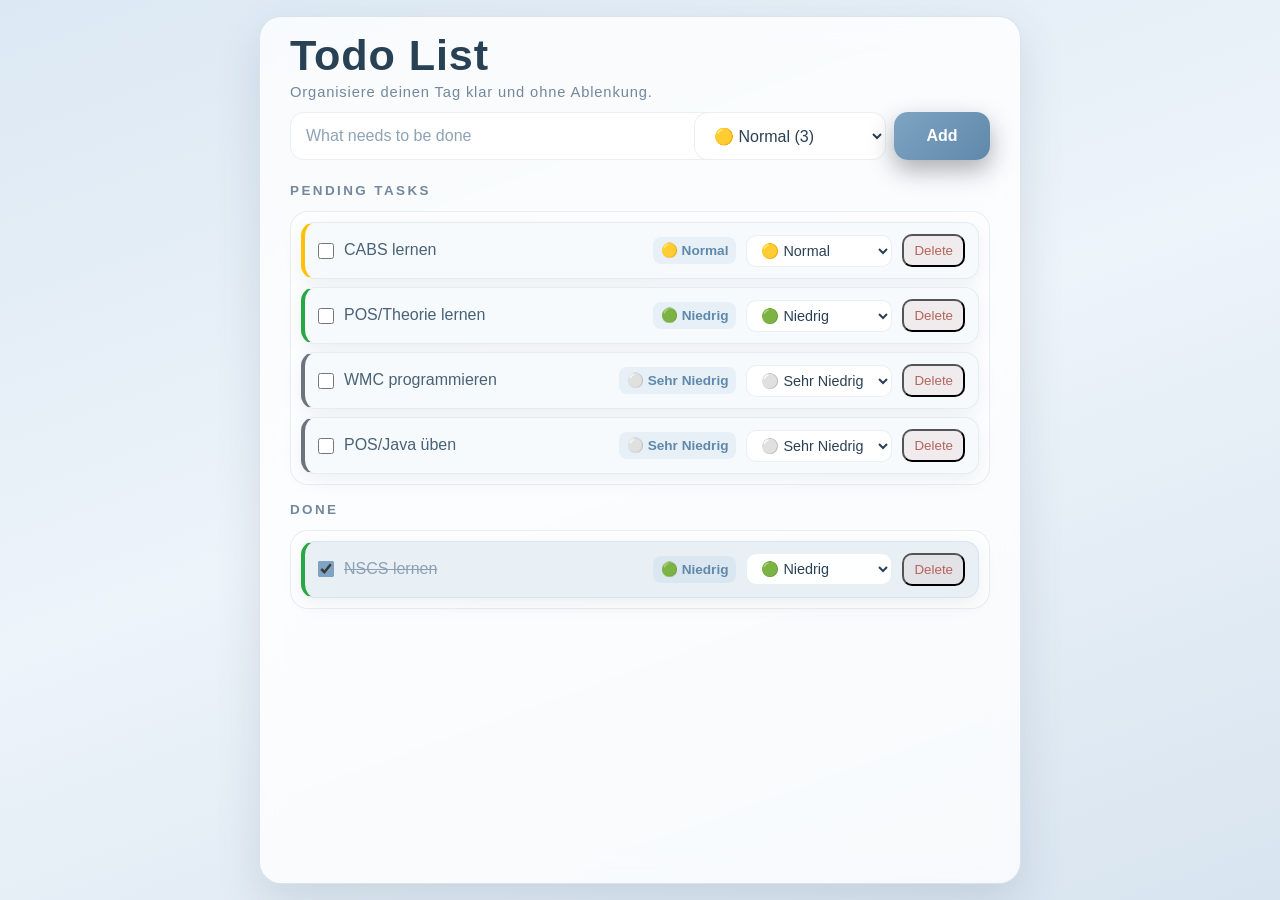
<file: WMC-2526-Ekinci/2026-04-16__TodoApp/index.html>
<!doctype html>
<html class="no-js" lang="">

<head>
  <meta charset="utf-8">
  <meta name="viewport" content="width=device-width, initial-scale=1">

  <title>Todo App</title>

  <link rel="stylesheet" href="style.css">
  <meta name="description" content="">

</head>

<body>

  <h1>Todo List</h1>

  <div class="input-container">
    <input id="todo-input" type="text" placeholder="What needs to be done">
    <select id="priority-select">
      <option value="5">🔴 Sehr Wichtig (5)</option>
      <option value="4">🟠 Wichtig (4)</option>
      <option value="3" selected>🟡 Normal (3)</option>
      <option value="2">🟢 Niedrig (2)</option>
      <option value="1">⚪ Sehr Niedrig (1)</option>
    </select>
    <button id="todo-add" type="button">Add</button>
  </div>

  <h2>Pending Tasks</h2>
  <ul id="todo-list">
    <!-- dynamic content goes here -->
  </ul>

  <h2>Done</h2>
  <ul id="todo-list-done">
    <!-- dynamic content goes here -->
  </ul>

  <script src="todo-item.js"></script>
  <script src="app.js"></script>

</body>

</html>
</file>
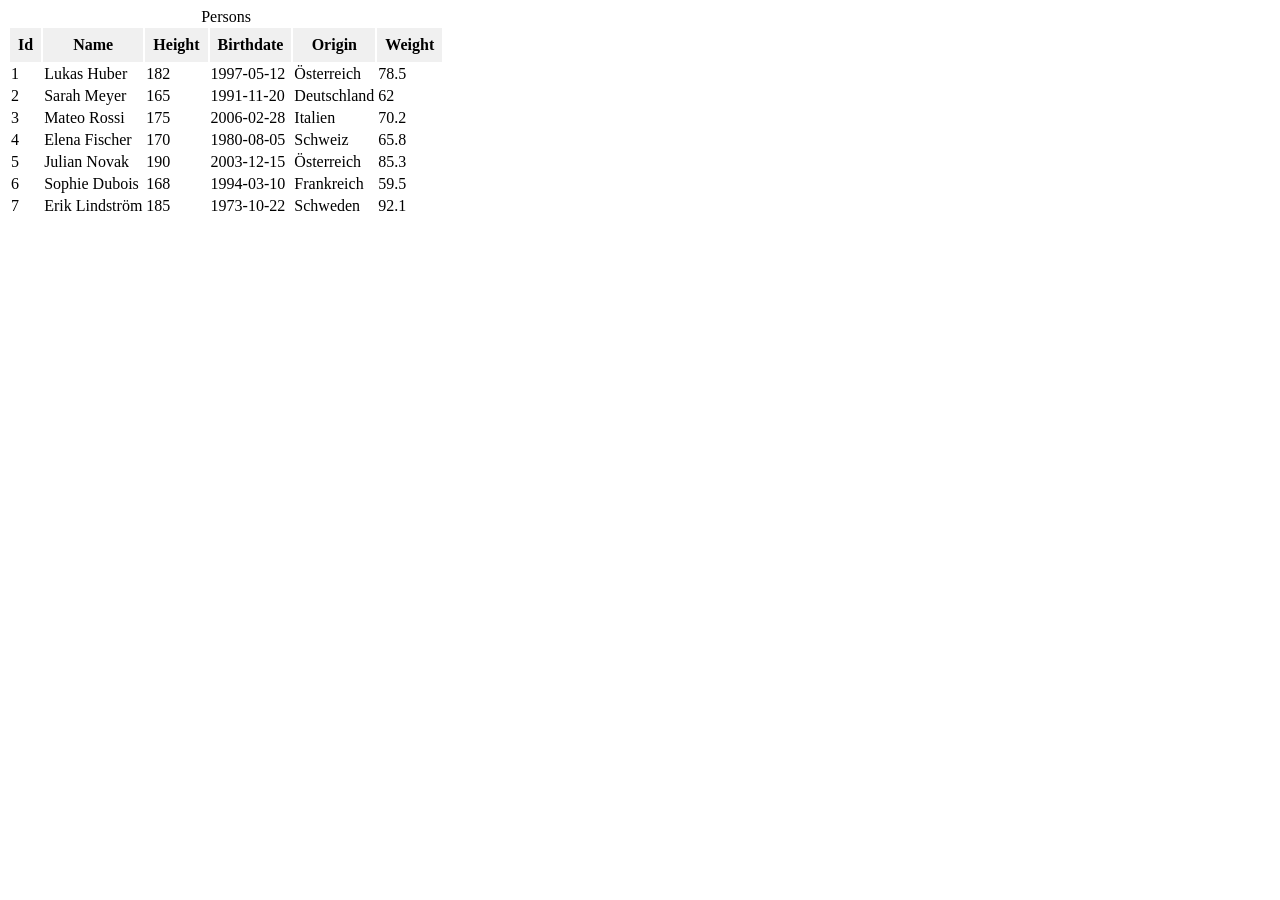
<file: WMC-2526-Ekinci/hue3/index.html>
<!DOCTYPE html>
<html lang="en">

<head>
    <meta charset="UTF-8">
    <meta name="viewport"
          content="width=device-width, initial-scale=1.0">
    <title>Document</title>
    <link rel="stylesheet"
          href="style.css">
    <script src="script.js"
            type="module"></script>
</head>

<body>
    <table>
        <caption>Persons</caption>
        <thead>
            <tr>
                <th>Id</th>
                <th>Name</th>
                <th id="height">Height</th>
                <th>Birthdate</th>
                <th>Origin</th>
                <th>Weight</th>
            </tr>
        </thead>
        <tbody id="tbody">
        </tbody>
    </table>
</body>

</html>
</file>
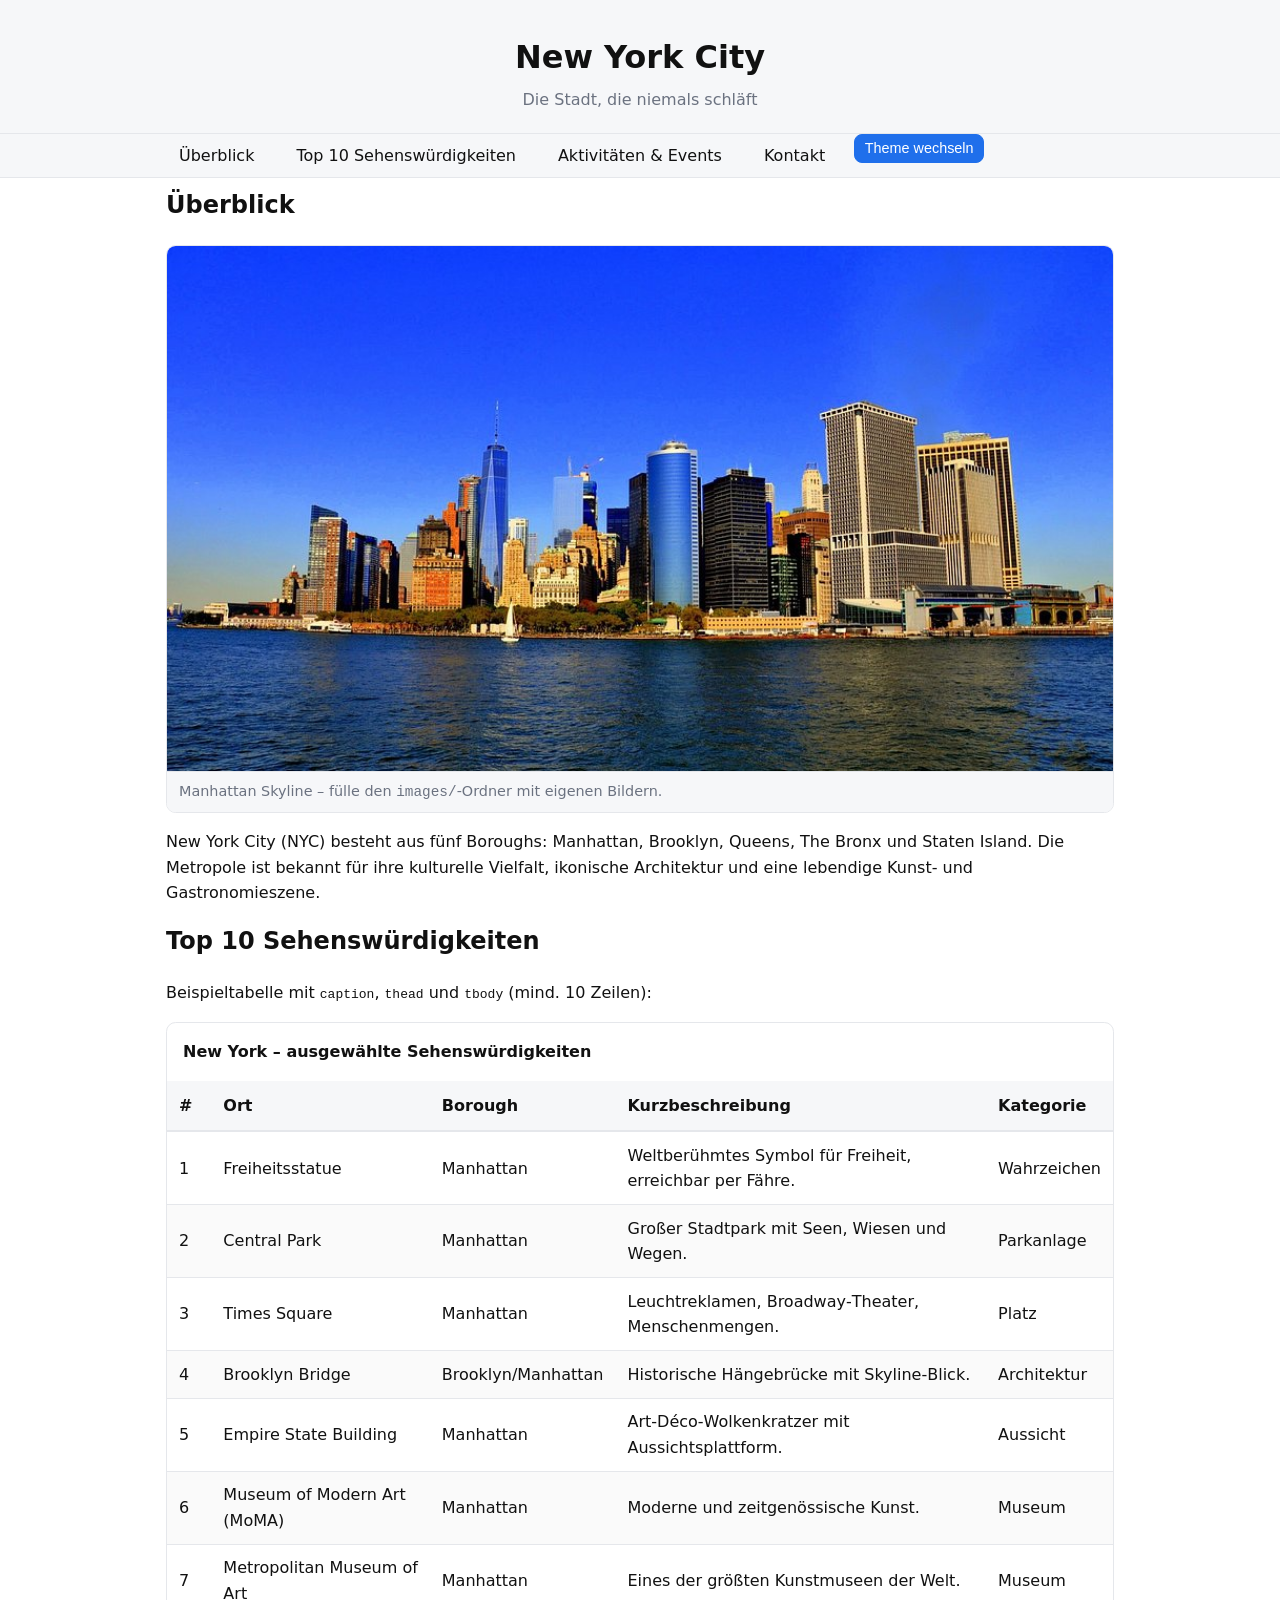
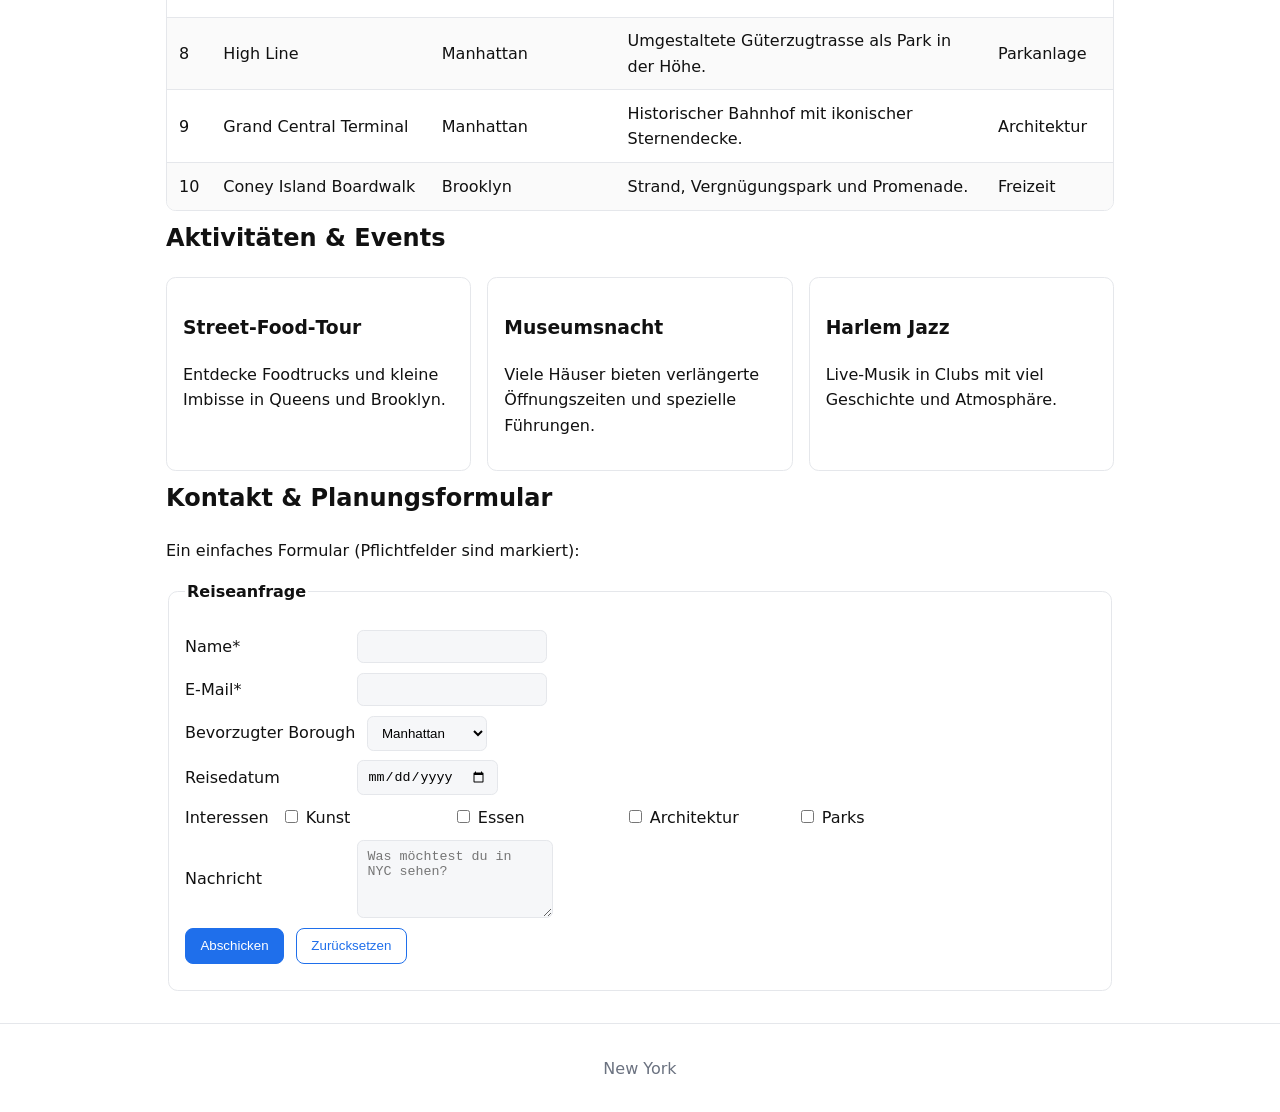
<file: WMC-2526-Ekinci/aufgabe02/new-york-site/index.html>
<!DOCTYPE html>
<html lang="de">
<head>
  <meta charset="utf-8">
  <meta name="viewport" content="width=device-width, initial-scale=1">
  <title>New York – Mini‑Website</title>
  <meta name="description" content="Kleine Website über New York City: Überblick, Sehenswürdigkeiten, Aktivitäten und Kontakt.">
  <link id="theme" rel="stylesheet" href="css/theme-light.css">
  <script>
    
    function switchTheme() {
      const link = document.getElementById('theme');
      link.href = link.href.includes('theme-light.css')
        ? 'css/theme-accent.css'
        : 'css/theme-light.css';
    }
  </script>
</head>
<body>
<header>
  <div class="container">
    <h1>New York City</h1>
    <p class="tagline">Die Stadt, die niemals schläft</p>
  </div>
</header>

<nav aria-label="Hauptnavigation">
  <ul class="container">
    <li><a href="#ueberblick">Überblick</a></li>
    <li><a href="#tabelle">Top 10 Sehenswürdigkeiten</a></li>
    <li><a href="#aktivitaeten">Aktivitäten & Events</a></li>
    <li><a href="#kontakt">Kontakt</a></li>
    <li><button class="btn small" onclick="switchTheme()" type="button">Theme wechseln</button></li>
  </ul>
</nav>

<main class="container">
  <section id="ueberblick" aria-labelledby="h-ueberblick">
    <h2 id="h-ueberblick">Überblick</h2>
    <figure class="hero">
      <img src="images/skyline.jpg" alt="Blick auf die Skyline von Manhattan bei Sonnenuntergang.">
      <figcaption>Manhattan Skyline – fülle den <code>images/</code>‑Ordner mit eigenen Bildern.</figcaption>
    </figure>
    <p>
      New York City (NYC) besteht aus fünf Boroughs: Manhattan, Brooklyn, Queens, The Bronx und Staten Island.
      Die Metropole ist bekannt für ihre kulturelle Vielfalt, ikonische Architektur und eine lebendige Kunst‑ und
      Gastronomieszene.
    </p>
  </section>

  <section id="tabelle" aria-labelledby="h-tabelle">
    <h2 id="h-tabelle">Top 10 Sehenswürdigkeiten</h2>
    <p>Beispieltabelle mit <code>caption</code>, <code>thead</code> und <code>tbody</code> (mind. 10 Zeilen):</p>
    <div class="table-wrap">
      <table>
        <caption>New York – ausgewählte Sehenswürdigkeiten</caption>
        <thead>
          <tr>
            <th scope="col">#</th>
            <th scope="col">Ort</th>
            <th scope="col">Borough</th>
            <th scope="col">Kurzbeschreibung</th>
            <th scope="col">Kategorie</th>
          </tr>
        </thead>
        <tbody>
          <tr><td>1</td><td>Freiheitsstatue</td><td>Manhattan</td><td>Weltberühmtes Symbol für Freiheit, erreichbar per Fähre.</td><td>Wahrzeichen</td></tr>
          <tr><td>2</td><td>Central Park</td><td>Manhattan</td><td>Großer Stadtpark mit Seen, Wiesen und Wegen.</td><td>Parkanlage</td></tr>
          <tr><td>3</td><td>Times Square</td><td>Manhattan</td><td>Leuchtreklamen, Broadway‑Theater, Menschenmengen.</td><td>Platz</td></tr>
          <tr><td>4</td><td>Brooklyn Bridge</td><td>Brooklyn/Manhattan</td><td>Historische Hängebrücke mit Skyline‑Blick.</td><td>Architektur</td></tr>
          <tr><td>5</td><td>Empire State Building</td><td>Manhattan</td><td>Art‑Déco‑Wolkenkratzer mit Aussichtsplattform.</td><td>Aussicht</td></tr>
          <tr><td>6</td><td>Museum of Modern Art (MoMA)</td><td>Manhattan</td><td>Moderne und zeitgenössische Kunst.</td><td>Museum</td></tr>
          <tr><td>7</td><td>Metropolitan Museum of Art</td><td>Manhattan</td><td>Eines der größten Kunstmuseen der Welt.</td><td>Museum</td></tr>
          <tr><td>8</td><td>High Line</td><td>Manhattan</td><td>Umgestaltete Güterzugtrasse als Park in der Höhe.</td><td>Parkanlage</td></tr>
          <tr><td>9</td><td>Grand Central Terminal</td><td>Manhattan</td><td>Historischer Bahnhof mit ikonischer Sternendecke.</td><td>Architektur</td></tr>
          <tr><td>10</td><td>Coney Island Boardwalk</td><td>Brooklyn</td><td>Strand, Vergnügungspark und Promenade.</td><td>Freizeit</td></tr>
        </tbody>
      </table>
    </div>
  </section>

  <section id="aktivitaeten" aria-labelledby="h-aktiv">
    <h2 id="h-aktiv">Aktivitäten & Events</h2>
    <div class="grid">
      <article>
        <h3>Street‑Food‑Tour</h3>
        <p>Entdecke Foodtrucks und kleine Imbisse in Queens und Brooklyn.</p>
      </article>
      <article>
        <h3>Museumsnacht</h3>
        <p>Viele Häuser bieten verlängerte Öffnungszeiten und spezielle Führungen.</p>
      </article>
      <article>
        <h3>Harlem Jazz</h3>
        <p>Live‑Musik in Clubs mit viel Geschichte und Atmosphäre.</p>
      </article>
    </div>
  </section>

  <section id="kontakt" aria-labelledby="h-kontakt">
    <h2 id="h-kontakt">Kontakt & Planungsformular</h2>
    <p>Ein einfaches Formular (Pflichtfelder sind markiert):</p>
    <form action="#" method="post">
      <fieldset>
        <legend>Reiseanfrage</legend>
        <div class="form-row">
          <label for="name">Name* </label>
          <input id="name" name="name" type="text" required>
        </div>
        <div class="form-row">
          <label for="email">E‑Mail* </label>
          <input id="email" name="email" type="email" required>
        </div>
        <div class="form-row">
          <label for="bezirk">Bevorzugter Borough</label>
          <select id="bezirk" name="bezirk">
            <option>Manhattan</option>
            <option>Brooklyn</option>
            <option>Queens</option>
            <option>The Bronx</option>
            <option>Staten Island</option>
          </select>
        </div>
        <div class="form-row">
          <label for="datum">Reisedatum</label>
          <input id="datum" name="datum" type="date">
        </div>
        <div class="form-row">
          <span>Interessen</span>
          <label><input type="checkbox" name="interessen" value="kunst"> Kunst</label>
          <label><input type="checkbox" name="interessen" value="essen"> Essen</label>
          <label><input type="checkbox" name="interessen" value="architektur"> Architektur</label>
          <label><input type="checkbox" name="interessen" value="parks"> Parks</label>
        </div>
        <div class="form-row">
          <label for="nachricht">Nachricht</label>
          <textarea id="nachricht" name="nachricht" rows="4" placeholder="Was möchtest du in NYC sehen?"></textarea>
        </div>
        <div class="form-row">
          <button class="btn" type="submit">Abschicken</button>
          <button class="btn ghost" type="reset">Zurücksetzen</button>
        </div>
      </fieldset>
    </form>
  </section>
</main>



<footer>
  <div class="container">
    <p>New York</p>
  </div>
</footer>
</body>
</html>
</file>
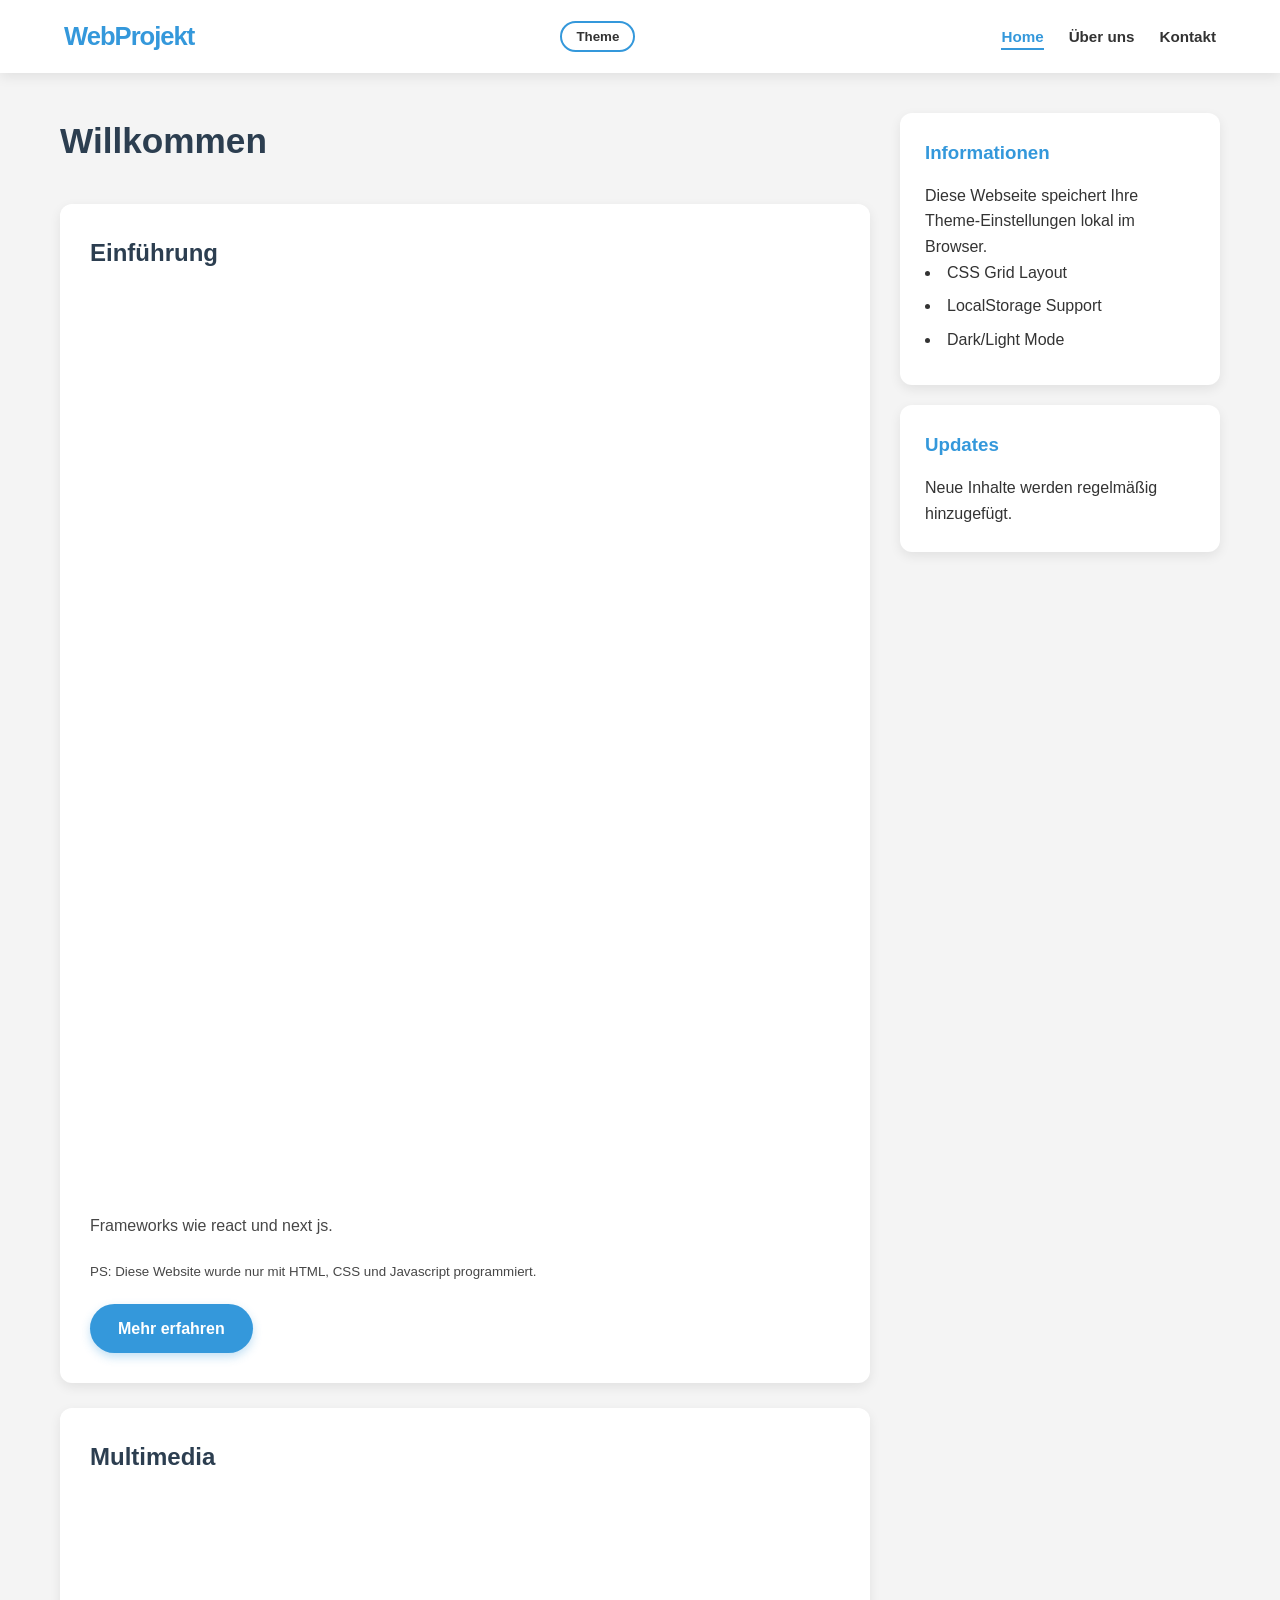
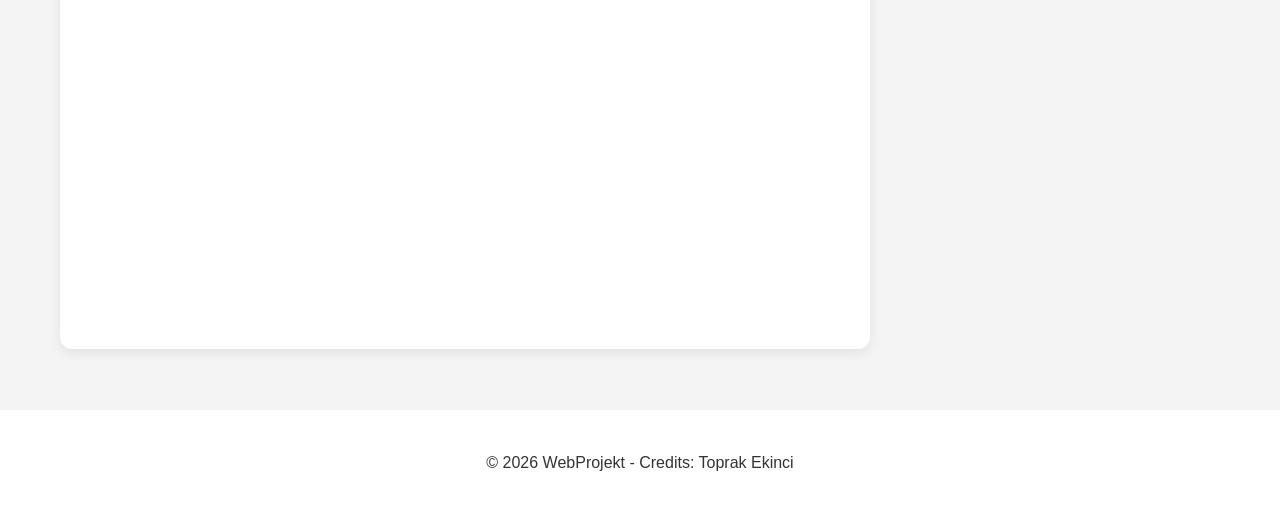
<file: WMC-2526-Ekinci/aufgabe03/WMC/index.html>
﻿<!DOCTYPE html>
<html lang="de">
<head>
    <meta charset="UTF-8">
    <meta name="viewport" content="width=device-width, initial-scale=1.0">
    <title>Startseite - WebProjekt</title>
    <link rel="stylesheet" href="style.css">
</head>
<body>
    <header>
        <div class="logo">WebProjekt</div>
        <div class="header-actions">
            <button id="theme-toggle">Theme</button>
            <button class="burger-menu">☰</button>
        </div>
        <nav>
            <ul>
                <li><a href="index.html" class="active">Home</a></li>
                <li><a href="about.html">Über uns</a></li>
                <li><a href="contact.html">Kontakt</a></li>
            </ul>
        </nav>
    </header>

    <div class="layout-grid">
        <main>
            <h1>Willkommen</h1>
            
            <article class="card fade-in">
                <h2>Einführung</h2>
                <div class="video-container" style="padding-bottom: 60%; margin-bottom: 20px;">
                    <iframe src="https://enzostudios.xyz/" title="Website Vorschau 1" frameborder="0"></iframe>
                </div>
                <div class="video-container" style="padding-bottom: 60%;">
                    <iframe src="https://weavework.pages.dev" title="Website Vorschau 2" frameborder="0"></iframe>
                </div>
                <p>Frameworks wie react und next js.</p>
                <p><small>PS: Diese Website wurde nur mit HTML, CSS und Javascript programmiert.</small></p>
                <a href="about.html" class="btn">Mehr erfahren</a>
            </article>

            <article class="card fade-in">
                <h2>Multimedia</h2>
                <div class="video-container">
                    <iframe src="https://www.youtube-nocookie.com/embed/wRNinF7YQqQ&pp=ygUMY3NzIHR1dG9yaWFs" title="YouTube video player" frameborder="0" allow="accelerometer; autoplay; clipboard-write; encrypted-media; gyroscope; picture-in-picture; web-share" allowfullscreen></iframe>
                </div>
            </article>
        </main>

        <aside>
            <div class="aside-box">
                <h3>Informationen</h3>
                <p>Diese Webseite speichert Ihre Theme-Einstellungen lokal im Browser.</p>
                <ul>
                    <li>CSS Grid Layout</li>
                    <li>LocalStorage Support</li>
                    <li>Dark/Light Mode</li>
                </ul>
            </div>
            <div class="aside-box">
                <h3>Updates</h3>
                <p>Neue Inhalte werden regelmäßig hinzugefügt.</p>
            </div>
        </aside>
    </div>

    <footer>
        <p>&copy; 2026 WebProjekt - Credits: Toprak Ekinci</p>
    </footer>

    <script src="script.js"></script>
</body>
</html>
</file>
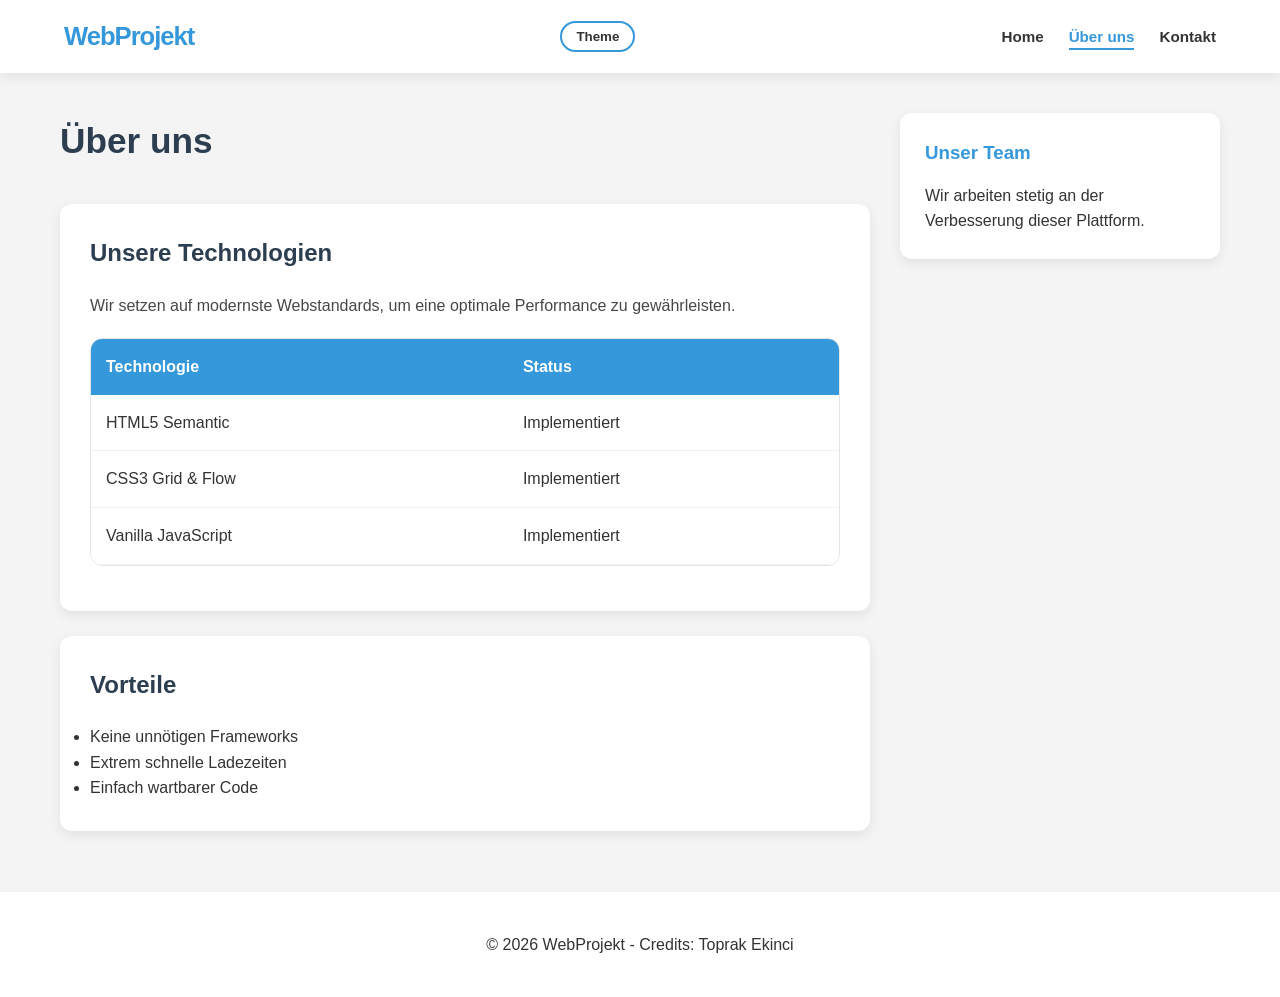
<file: WMC-2526-Ekinci/aufgabe03/WMC/about.html>
﻿<!DOCTYPE html>
<html lang="de">
<head>
    <meta charset="UTF-8">
    <meta name="viewport" content="width=device-width, initial-scale=1.0">
    <title>Über uns - WebProjekt</title>
    <link rel="stylesheet" href="style.css">
</head>
<body>
    <header>
        <div class="logo">WebProjekt</div>
        <div class="header-actions">
            <button id="theme-toggle">Theme</button>
            <button class="burger-menu">☰</button>
        </div>
        <nav>
            <ul>
                <li><a href="index.html">Home</a></li>
                <li><a href="about.html" class="active">Über uns</a></li>
                <li><a href="contact.html">Kontakt</a></li>
            </ul>
        </nav>
    </header>

    <div class="layout-grid">
        <main>
            <h1>Über uns</h1>
            <article class="card fade-in">
                <h2>Unsere Technologien</h2>
                <p>Wir setzen auf modernste Webstandards, um eine optimale Performance zu gewährleisten.</p>
                <table>
                    <thead>
                        <tr>
                            <th>Technologie</th>
                            <th>Status</th>
                        </tr>
                    </thead>
                    <tbody>
                        <tr>
                            <td>HTML5 Semantic</td>
                            <td>Implementiert</td>
                        </tr>
                        <tr>
                            <td>CSS3 Grid & Flow</td>
                            <td>Implementiert</td>
                        </tr>
                        <tr>
                            <td>Vanilla JavaScript</td>
                            <td>Implementiert</td>
                        </tr>
                    </tbody>
                </table>
            </article>

            <article class="card fade-in">
                <h2>Vorteile</h2>
                <ul>
                    <li>Keine unnötigen Frameworks</li>
                    <li>Extrem schnelle Ladezeiten</li>
                    <li>Einfach wartbarer Code</li>
                </ul>
            </article>
        </main>

        <aside>
            <div class="aside-box">
                <h3>Unser Team</h3>
                <p>Wir arbeiten stetig an der Verbesserung dieser Plattform.</p>
            </div>
        </aside>
    </div>

    <footer>
        <p>&copy; 2026 WebProjekt - Credits: Toprak Ekinci</p>
    </footer>

    <script src="script.js"></script>
</body>
</html>
</file>
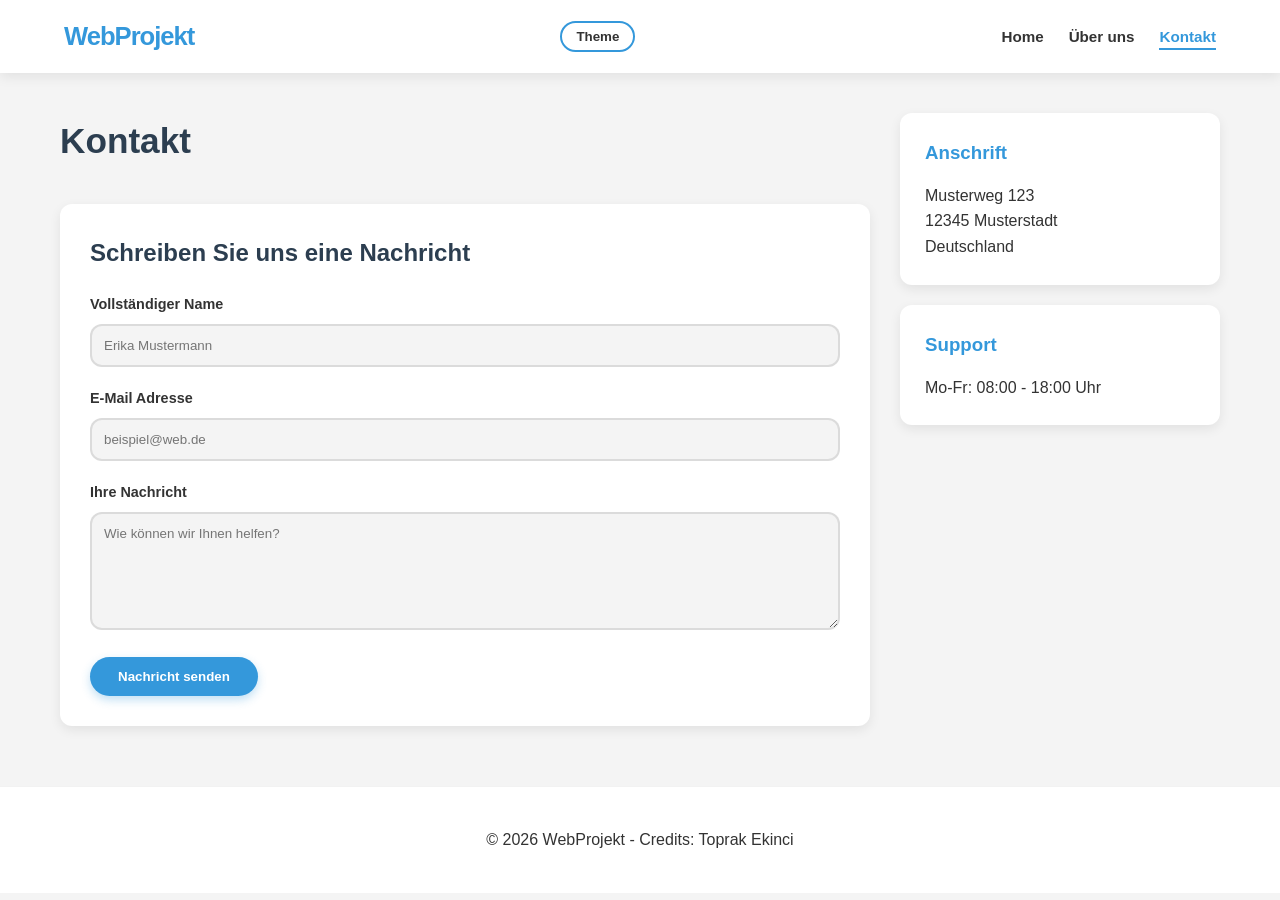
<file: WMC-2526-Ekinci/aufgabe03/WMC/contact.html>
﻿<!DOCTYPE html>
<html lang="de">
<head>
    <meta charset="UTF-8">
    <meta name="viewport" content="width=device-width, initial-scale=1.0">
    <title>Kontakt - WebProjekt</title>
    <link rel="stylesheet" href="style.css">
</head>
<body>
    <header>
        <div class="logo">WebProjekt</div>
        <div class="header-actions">
            <button id="theme-toggle">Theme</button>
            <button class="burger-menu">☰</button>
        </div>
        <nav>
            <ul>
                <li><a href="index.html">Home</a></li>
                <li><a href="about.html">Über uns</a></li>
                <li><a href="contact.html" class="active">Kontakt</a></li>
            </ul>
        </nav>
    </header>

    <div class="layout-grid">
        <main>
            <h1>Kontakt</h1>
            <article class="card fade-in">
                <h2>Schreiben Sie uns eine Nachricht</h2>
                <form action="#" method="post">
                    <div class="form-group">
                        <label for="name">Vollständiger Name</label>
                        <input type="text" id="name" name="name" placeholder="Erika Mustermann" required>
                    </div>
                    <div class="form-group">
                        <label for="email">E-Mail Adresse</label>
                        <input type="email" id="email" name="email" placeholder="beispiel@web.de" required>
                    </div>
                    <div class="form-group">
                        <label for="message">Ihre Nachricht</label>
                        <textarea id="message" name="message" rows="6" placeholder="Wie können wir Ihnen helfen?" required></textarea>
                    </div>
                    <button type="submit" class="btn">Nachricht senden</button>
                </form>
            </article>
        </main>

        <aside>
            <div class="aside-box">
                <h3>Anschrift</h3>
                <p>Musterweg 123<br>12345 Musterstadt<br>Deutschland</p>
            </div>
            <div class="aside-box">
                <h3>Support</h3>
                <p>Mo-Fr: 08:00 - 18:00 Uhr</p>
            </div>
        </aside>
    </div>

    <footer>
        <p>&copy; 2026 WebProjekt - Credits: Toprak Ekinci</p>
    </footer>

    <script src="script.js"></script>
</body>
</html>
</file>
<file: WMC-2526-Ekinci/2026-04-16__TodoApp/style.css>
/*! HTML5 Boilerplate v9.0.0-RC1 | MIT License | https://html5boilerplate.com/ */

/* main.css 3.0.0 | MIT License | https://github.com/h5bp/main.css#readme */
/*
 * What follows is the result of much research on cross-browser styling.
 * Credit left inline and big thanks to Nicolas Gallagher, Jonathan Neal,
 * Kroc Camen, and the H5BP dev community and team.
 */

/* ==========================================================================
   Base styles: opinionated defaults
   ========================================================================== */

html {
  color: #5e5c5c;
  font-size: 1em;
  line-height: 1.4;
}


/*
 * Remove text-shadow in selection highlight:
 * https://twitter.com/miketaylr/status/12228805301
 *
 * Customize the background color to match your design.
 */

::-moz-selection {
  background: #b3d4fc;
  text-shadow: none;
}

::selection {
  background: #b3d4fc;
  text-shadow: none;
}

/*
 * A better looking default horizontal rule
 */

hr {
  display: block;
  height: 1px;
  border: 0;
  border-top: 1px solid #ccc;
  margin: 1em 0;
  padding: 0;
}

/*
 * Remove the gap between audio, canvas, iframes,
 * images, videos and the bottom of their containers:
 * https://github.com/h5bp/html5-boilerplate/issues/440
 */

audio,
canvas,
iframe,
img,
svg,
video {
  vertical-align: middle;
}

/*
 * Remove default fieldset styles.
 */

fieldset {
  border: 0;
  margin: 0;
  padding: 0;
}

/*
 * Allow only vertical resizing of textareas.
 */

textarea {
  resize: vertical;
}

/* ==========================================================================
   Author's custom styles
   ========================================================================== */

:root {
  --page-bg: linear-gradient(160deg, #dce8f3 0%, #edf4fa 48%, #d8e4ef 100%);
  --panel-bg: rgba(255, 255, 255, 0.78);
  --panel-border: rgba(110, 138, 166, 0.22);
  --headline: #294155;
  --text: #496276;
  --muted: #73889d;
  --accent: #7fa4c3;
  --accent-dark: #5f88aa;
  --surface: #dbe8f2;
  --surface-strong: #f6fafd;
  --done-bg: #e8f0f6;
  --danger: #b5655d;
  --shadow: 0 18px 44px rgba(68, 93, 118, 0.16);
}

html {
  min-height: 100%;
  background: var(--page-bg);
}

body {
  max-width: 700px;
  margin: 0 auto;
  padding: 28px 18px 34px;
  display: grid;
  grid-template-columns: minmax(0, 1fr) auto;
  gap: 10px 10px;
  color: var(--text);
  font-family: "Avenir Next", "Trebuchet MS", "Segoe UI", sans-serif;
  position: relative;
  align-content: start;
}

body::before {
  content: "";
  position: fixed;
  inset: 16px;
  max-width: 760px;
  margin: auto;
  border-radius: 22px;
  background: var(--panel-bg);
  border: 1px solid var(--panel-border);
  box-shadow: var(--shadow);
  backdrop-filter: blur(14px);
  z-index: -1;
}

body>h1,
body>h2,
body>ul {
  grid-column: 1 / -1;
}

h1,
h2 {
  margin: 0;
  color: var(--headline);
  letter-spacing: 0.02em;
}

h1 {
  font-size: clamp(1.9rem, 4vw, 2.7rem);
  line-height: 1;
  margin-bottom: 2px;
}

h1::after {
  content: "Organisiere deinen Tag klar und ohne Ablenkung.";
  display: block;
  margin-top: 8px;
  font-size: 0.92rem;
  font-weight: 500;
  color: var(--muted);
}

h2 {
  margin-top: 6px;
  font-size: 0.84rem;
  text-transform: uppercase;
  letter-spacing: 0.18em;
  color: var(--muted);
}

.input-container {
  display: grid;
  grid-template-columns: 1fr auto auto;
  gap: 8px;
  grid-column: 1 / -1;
  margin-bottom: 6px;
}

#todo-input,
#priority-select {
  padding: 12px 15px;
  border: 1px solid rgba(143, 167, 189, 0.18);
  border-radius: 14px;
  background: rgba(255, 255, 255, 0.94);
  color: var(--headline);
  font: inherit;
  box-shadow: inset 0 1px 0 rgba(255, 255, 255, 0.75);
  transition: border-color 160ms ease, box-shadow 160ms ease, transform 160ms ease;
}

#todo-input {
  width: 100%;
  min-width: 0;
}

#todo-input::placeholder {
  color: #8ea2b5;
}

#todo-input:focus,
#priority-select:focus {
  outline: none;
  border-color: rgba(111, 144, 173, 0.75);
  box-shadow: 0 0 0 4px rgba(111, 144, 173, 0.16);
}

#priority-select {
  cursor: pointer;
  min-width: 150px;
}

button {
  border: 0;
  border-radius: 14px;
  padding: 12px 16px;
  font: inherit;
  font-weight: 700;
  cursor: pointer;
  transition: transform 160ms ease, box-shadow 160ms ease, background-color 160ms ease;
}

button:hover {
  transform: translateY(-1px);
}

button:active {
  transform: translateY(0);
}

#todo-add {
  min-width: 96px;
  color: #fff;
  background: linear-gradient(135deg, var(--accent) 0%, var(--accent-dark) 100%);
  box-shadow: 0 10px 24px rgba(17, 24, 32, 0.34);
}

ul {
  list-style: none;
  margin: 0;
  padding: 10px;
  border-radius: 18px;
  background: rgba(255, 255, 255, 0.62);
  border: 1px solid rgba(110, 138, 166, 0.14);
  display: grid;
  gap: 8px;
}

#todo-list:empty::before,
#todo-list-done:empty::before {
  display: block;
  padding: 14px;
  border: 1px dashed rgba(143, 167, 189, 0.24);
  border-radius: 14px;
  color: var(--muted);
  text-align: center;
}

#todo-list:empty::before {
  content: "Keine offenen Aufgaben.";
}

#todo-list-done:empty::before {
  content: "Noch nichts erledigt.";
}

.todo-item {
  display: grid;
  grid-template-columns: auto minmax(0, 1fr) auto auto auto;
  align-items: center;
  gap: 10px;
  padding: 11px 13px;
  border-radius: 14px;
  background: var(--surface-strong);
  border: 1px solid rgba(110, 138, 166, 0.12);
  border-left: 4px solid rgba(110, 138, 166, 0.5);
  box-shadow: 0 6px 18px rgba(88, 114, 140, 0.1);
}

.todo-item.is-complete {
  background: var(--done-bg);
}

.todo-item[data-priority="5"] {
  border-left-color: #dc3545;
}

.todo-item[data-priority="4"] {
  border-left-color: #fd7e14;
}

.todo-item[data-priority="3"] {
  border-left-color: #ffc107;
}

.todo-item[data-priority="2"] {
  border-left-color: #28a745;
}

.todo-item[data-priority="1"] {
  border-left-color: #6c757d;
}

.priority-badge {
  font-size: 0.85rem;
  font-weight: 600;
  background: rgba(127, 164, 195, 0.12);
  padding: 4px 8px;
  border-radius: 8px;
  white-space: nowrap;
  color: var(--accent-dark);
}

.priority-dropdown {
  padding: 6px 10px;
  border: 1px solid rgba(143, 167, 189, 0.18);
  border-radius: 10px;
  background: rgba(255, 255, 255, 0.94);
  color: var(--headline);
  font: inherit;
  font-size: 0.9rem;
  cursor: pointer;
  transition: border-color 160ms ease;
}

.priority-dropdown:hover,
.priority-dropdown:focus {
  outline: none;
  border-color: rgba(111, 144, 173, 0.75);
}

.todo-toggle {
  width: 16px;
  height: 16px;
  margin: 0;
  accent-color: var(--accent);
  cursor: pointer;
}

.todo-text {
  min-width: 0;
  overflow-wrap: anywhere;
  font-size: 1rem;
}

.todo-item.is-complete .todo-text {
  color: #8ba0b2;
  text-decoration: line-through;
}

.todo-delete {
  padding: 7px 10px;
  border-radius: 10px;
  background: rgba(181, 101, 93, 0.1);
  color: var(--danger);
  box-shadow: none;
}

.todo-delete:hover {
  background: rgba(181, 101, 93, 0.16);
}

/* ==========================================================================
   Helper classes
   ========================================================================== */

/*
 * Hide visually and from screen readers
 */

.hidden,
[hidden] {
  display: none !important;
}

/*
 * Hide only visually, but have it available for screen readers:
 * https://snook.ca/archives/html_and_css/hiding-content-for-accessibility
 *
 * 1. For long content, line feeds are not interpreted as spaces and small width
 *    causes content to wrap 1 word per line:
 *    https://medium.com/@jessebeach/beware-smushed-off-screen-accessible-text-5952a4c2cbfe
 */

.visually-hidden {
  border: 0;
  clip: rect(0, 0, 0, 0);
  height: 1px;
  margin: -1px;
  overflow: hidden;
  padding: 0;
  position: absolute;
  white-space: nowrap;
  width: 1px;
  /* 1 */
}

/*
 * Extends the .visually-hidden class to allow the element
 * to be focusable when navigated to via the keyboard:
 * https://www.drupal.org/node/897638
 */

.visually-hidden.focusable:active,
.visually-hidden.focusable:focus {
  clip: auto;
  height: auto;
  margin: 0;
  overflow: visible;
  position: static;
  white-space: inherit;
  width: auto;
}

/*
 * Hide visually and from screen readers, but maintain layout
 */

.invisible {
  visibility: hidden;
}

/*
 * Clearfix: contain floats
 *
 * The use of `table` rather than `block` is only necessary if using
 * `::before` to contain the top-margins of child elements.
 */

.clearfix::before,
.clearfix::after {
  content: "";
  display: table;
}

.clearfix::after {
  clear: both;
}

/* ==========================================================================
   EXAMPLE Media Queries for Responsive Design.
   These examples override the primary ('mobile first') styles.
   Modify as content requires.
   ========================================================================== */

@media only screen and (min-width: 35em) {
  body {
    padding-top: 34px;
  }
}

@media only screen and (max-width: 40em) {
  body {
    grid-template-columns: 1fr;
    padding: 18px 12px 22px;
  }

  body::before {
    inset: 8px;
    border-radius: 18px;
  }

  .input-container {
    grid-template-columns: 1fr;
  }

  #todo-add {
    width: 100%;
  }

  .todo-item {
    grid-template-columns: auto 1fr auto;
  }

  .priority-badge,
  .priority-dropdown {
    display: none;
  }

  .todo-delete {
    grid-column: auto;
    width: auto;
  }
}

@media print,
(-webkit-min-device-pixel-ratio: 1.25),
(min-resolution: 1.25dppx),
(min-resolution: 120dpi) {
  /* Style adjustments for high resolution devices */
}

/* ==========================================================================
   Print styles.
   Inlined to avoid the additional HTTP request:
   https://www.phpied.com/delay-loading-your-print-css/
   ========================================================================== */

@media print {

  *,
  *::before,
  *::after {
    background: #fff !important;
    color: #000 !important;
    /* Black prints faster */
    box-shadow: none !important;
    text-shadow: none !important;
  }

  a,
  a:visited {
    text-decoration: underline;
  }

  a[href]::after {
    content: " (" attr(href) ")";
  }

  abbr[title]::after {
    content: " (" attr(title) ")";
  }

  /*
   * Don't show links that are fragment identifiers,
   * or use the `javascript:` pseudo protocol
   */
  a[href^="#"]::after,
  a[href^="javascript:"]::after {
    content: "";
  }

  pre {
    white-space: pre-wrap !important;
  }

  pre,
  blockquote {
    border: 1px solid #999;
    page-break-inside: avoid;
  }

  tr,
  img {
    page-break-inside: avoid;
  }

  p,
  h2,
  h3 {
    orphans: 3;
    widows: 3;
  }

  h2,
  h3 {
    page-break-after: avoid;
  }
}
</file>
<file: WMC-2526-Ekinci/hue3/style.css>
body {
    place-items: center;
}

table>thead>tr>th {
    padding: 0.5em;
    background-color: #f0f0f0;
    cursor: pointer;
}
</file>
<file: WMC-2526-Ekinci/aufgabe02/new-york-site/css/theme-light.css>
:root{
  --bg: #ffffff;
  --text: #111111;
  --muted: #6b7280;
  --primary: #1f6feb;
  --primary-contrast: #ffffff;
  --surface: #f6f7f9;
  --border: #e5e7eb;
  --stripe: #fafafa;
  --heading-font: system-ui, -apple-system, "Segoe UI", Roboto, Arial, sans-serif;
  --body-font: system-ui, -apple-system, "Segoe UI", Roboto, Arial, sans-serif;
}

*{box-sizing:border-box}
html,body{
  margin:0; padding:0;
  background:var(--bg); color:var(--text);
  font-family:var(--body-font); line-height:1.6;
}
.container{max-width:980px; margin:0 auto; padding:0 1rem}
header{
  background:var(--surface);
  border-bottom:1px solid var(--border);
  text-align:center; padding:2rem 0 1.25rem;
}
header h1{margin:0 0 .25rem; font-size:2rem}
.tagline{margin:0; color:var(--muted)}

nav{background:var(--surface); border-bottom:1px solid var(--border)}
nav ul{
  list-style:none; margin:0; padding:.5rem 0;
  display:flex; gap:1rem; flex-wrap:wrap;
}
nav a{
  display:inline-block; padding:.5rem .75rem; border-radius:.4rem;
  text-decoration:none; color:var(--text); border:1px solid transparent;
}
nav a:hover{border-color:var(--border); background:#fff}

.btn{
  display:inline-block; padding:.6rem .9rem; border-radius:.5rem;
  border:1px solid var(--primary); background:var(--primary);
  color:var(--primary-contrast); cursor:pointer;
}
.btn.ghost{background:transparent; color:var(--primary)}
.btn.small{padding:.35rem .6rem; font-size:.9rem}


main{padding:2rem 0}
h2{margin-top:.5rem}
.hero{
  margin:0; border:1px solid var(--border); border-radius:.6rem;
  background:#fff; overflow:hidden;
}
.hero img{display:block; width:100%; height:auto}
.hero figcaption{
  font-size:.9rem; color:var(--muted);
  padding:.5rem .75rem; background:var(--surface); border-top:1px solid var(--border);
}


.grid{display:flex; gap:1rem; flex-wrap:wrap}
.grid article{
  flex:1 1 30%; border:1px solid var(--border);
  background:#fff; border-radius:.6rem; padding:1rem;
}

.table-wrap{overflow:auto; border:1px solid var(--border); border-radius:.6rem; background:#fff}
table{width:100%; border-collapse:collapse}
caption{caption-side:top; text-align:left; font-weight:600; padding:1rem}
thead th{
  background:var(--surface); border-bottom:2px solid var(--border);
  text-align:left; padding:.75rem;
}
tbody td{padding:.65rem .75rem; border-top:1px solid var(--border)}
tbody tr:nth-child(even){background:var(--stripe)}


form fieldset{
  border:1px solid var(--border); border-radius:.6rem;
  padding:1rem; background:#fff;
}
form legend{font-weight:600}
.form-row{display:flex; gap:.75rem; align-items:center; flex-wrap:wrap; margin:.6rem 0}
label{min-width:160px}
input[type="text"], input[type="email"], input[type="date"], select, textarea{
  border:1px solid var(--border); border-radius:.4rem;
  padding:.5rem .6rem; background:var(--surface);
}
input:focus, select:focus, textarea:focus{
  outline:3px solid rgba(31,111,235,.2); border-color:var(--primary);
}


aside{border-top:1px dashed var(--border); padding:1.5rem 0; margin-top:1rem}
footer{
  margin-top:2rem; border-top:1px solid var(--border);
  padding:1rem 0; color:var(--muted); text-align:center;
}
</file>
<file: WMC-2526-Ekinci/aufgabe03/WMC/style.css>
﻿:root {
    --primary: #3498db;
    --second: #2c3e50;
    --bg: #f4f4f4;
    --card: #ffffff;
    --text: #333333;
    --head: #ffffff;
    --radius: 12px;
    --shadow: 0 4px 12px rgba(0,0,0,0.08);
}

body.dark-theme {
    --primary: #5dade2;
    --second: #ecf0f1;
    --bg: #121212;
    --card: #1e1e1e;
    --text: #e0e0e0;
    --head: #1e1e1e;
    --shadow: 0 4px 12px rgba(0,0,0,0.3);
}

* {
    box-sizing: border-box;
    margin: 0;
    padding: 0;
}

body {
    font-family: "Segoe UI", Tahoma, Geneva, Verdana, sans-serif;
    background-color: var(--bg);
    color: var(--text);
    line-height: 1.6;
    transition: background 0.3s, color 0.3s;
}

img {
    max-width: 100%;
    height: auto;
    display: block;
}

header {
    background: var(--head);
    box-shadow: var(--shadow);
    display: flex;
    justify-content: space-between;
    align-items: center;
    padding: 1rem 5%;
    position: sticky;
    top: 0;
    z-index: 1000;

    .logo {
        font-size: 1.6rem;
        font-weight: 800;
        color: var(--primary);
        letter-spacing: -1px;
    }

    .header-actions {
        display: flex;
        align-items: center;
        gap: 20px;
    }

    nav {
        ul {
            list-style: none;
            display: flex;
            gap: 25px;
        }

        a {
            text-decoration: none;
            color: var(--text);
            font-weight: 600;
            font-size: 0.95rem;
            transition: color 0.2s;

            &:hover, &:focus {
                color: var(--primary);
            }

            &.active {
                color: var(--primary);
                position: relative;

                &::after {
                    content: "";
                    position: absolute;
                    bottom: -5px;
                    left: 0;
                    width: 100%;
                    height: 2px;
                    background: var(--primary);
                }
            }
        }
    }
}

.burger-menu {
    display: none;
    background: none;
    border: none;
    font-size: 1.8rem;
    cursor: pointer;
    color: var(--text);
}

#theme-toggle {
    padding: 6px 14px;
    cursor: pointer;
    background: transparent;
    color: var(--text);
    border: 2px solid var(--primary);
    border-radius: 20px;
    font-weight: 600;
    transition: all 0.2s;

    &:hover {
        background: var(--primary);
        color: white;
    }
}

.layout-grid {
    display: grid;
    grid-template-columns: 1fr 320px;
    gap: 30px;
    max-width: 1200px;
    margin: 40px auto;
    padding: 0 20px;
}

main {
    display: flex;
    flex-direction: column;
    gap: 25px;
}

.card {
    background: var(--card);
    padding: 30px;
    border-radius: var(--radius);
    box-shadow: var(--shadow);
    transition: transform 0.2s;

    &:hover {
        transform: translateY(-4px);
    }

    h2 {
        margin-bottom: 20px;
        color: var(--second);
        font-size: 1.5rem;
    }

    img {
        width: 100%;
        height: 250px;
        object-fit: cover;
        border-radius: var(--radius);
        margin-bottom: 20px;
    }

    p {
        margin-bottom: 20px;
        color: var(--text);
        opacity: 0.9;
    }
}

h1 {
    margin-bottom: 10px;
    font-size: 2.2rem;
    color: var(--second);
}

.video-container {
    position: relative;
    padding-bottom: 56.25%;
    height: 0;
    overflow: hidden;
    border-radius: var(--radius);

    iframe {
        position: absolute;
        top: 0;
        left: 0;
        width: 100%;
        height: 100%;
    }
}

table {
    width: 100%;
    border-collapse: separate;
    border-spacing: 0;
    margin: 15px 0;
    border-radius: var(--radius);
    overflow: hidden;
    border: 1px solid rgba(0,0,0,0.1);

    th, td {
        padding: 15px;
        text-align: left;
    }

    th {
        background: var(--primary);
        color: white;
        font-weight: 600;
    }

    td {
        background: var(--card);
        border-bottom: 1px solid rgba(0,0,0,0.05);
    }
}

body.dark-theme table {
    border-color: rgba(255,255,255,0.1);
    td { border-bottom: 1px solid rgba(255,255,255,0.05); }
}

aside {
    display: flex;
    flex-direction: column;
    gap: 20px;

    .aside-box {
        background: var(--card);
        padding: 25px;
        border-radius: var(--radius);
        box-shadow: var(--shadow);
        height: fit-content;

        h3 {
            margin-bottom: 15px;
            color: var(--primary);
        }

        ul {
            list-style-position: inside;
            li { margin-bottom: 8px; }
        }
    }
}

footer {
    text-align: center;
    padding: 40px 20px;
    background: var(--head);
    margin-top: 60px;
    border-top: 1px solid rgba(0,0,0,0.05);
}

.form-group {
    margin-bottom: 20px;

    label {
        display: block;
        font-weight: 600;
        margin-bottom: 8px;
        font-size: 0.9rem;
    }

    input, select, textarea {
        width: 100%;
        padding: 12px;
        border-radius: var(--radius);
        border: 2px solid rgba(0,0,0,0.1);
        background: var(--bg);
        color: var(--text);
        font-family: inherit;
        transition: border-color 0.2s;

        &:focus {
            outline: none;
            border-color: var(--primary);
        }
    }
}

.btn {
    display: inline-block;
    background: var(--primary);
    color: white;
    padding: 12px 28px;
    border: none;
    border-radius: 30px;
    cursor: pointer;
    text-decoration: none;
    font-weight: 600;
    transition: all 0.2s;
    box-shadow: 0 4px 10px rgba(52, 152, 219, 0.3);

    &:hover {
        transform: translateY(-2px);
        box-shadow: 0 6px 15px rgba(52, 152, 219, 0.4);
    }
}

@keyframes slideUp {
    from { opacity: 0; transform: translateY(30px); }
    to { opacity: 1; transform: translateY(0); }
}

.fade-in { animation: slideUp 0.6s cubic-bezier(0.16, 1, 0.3, 1) forwards; }

@media (max-width: 900px) {
    .layout-grid {
        grid-template-columns: 1fr;
    }

    aside {
        order: -1;
    }

    .burger-menu {
        display: block;
    }

    nav {
        display: none;
        position: absolute;
        top: 70px;
        left: 0;
        width: 100%;
        background: var(--head);
        box-shadow: var(--shadow);
        padding: 20px;

        &.nav-active { display: block; }

        ul {
            flex-direction: column;
            gap: 15px;
        }
    }
}
</file>
